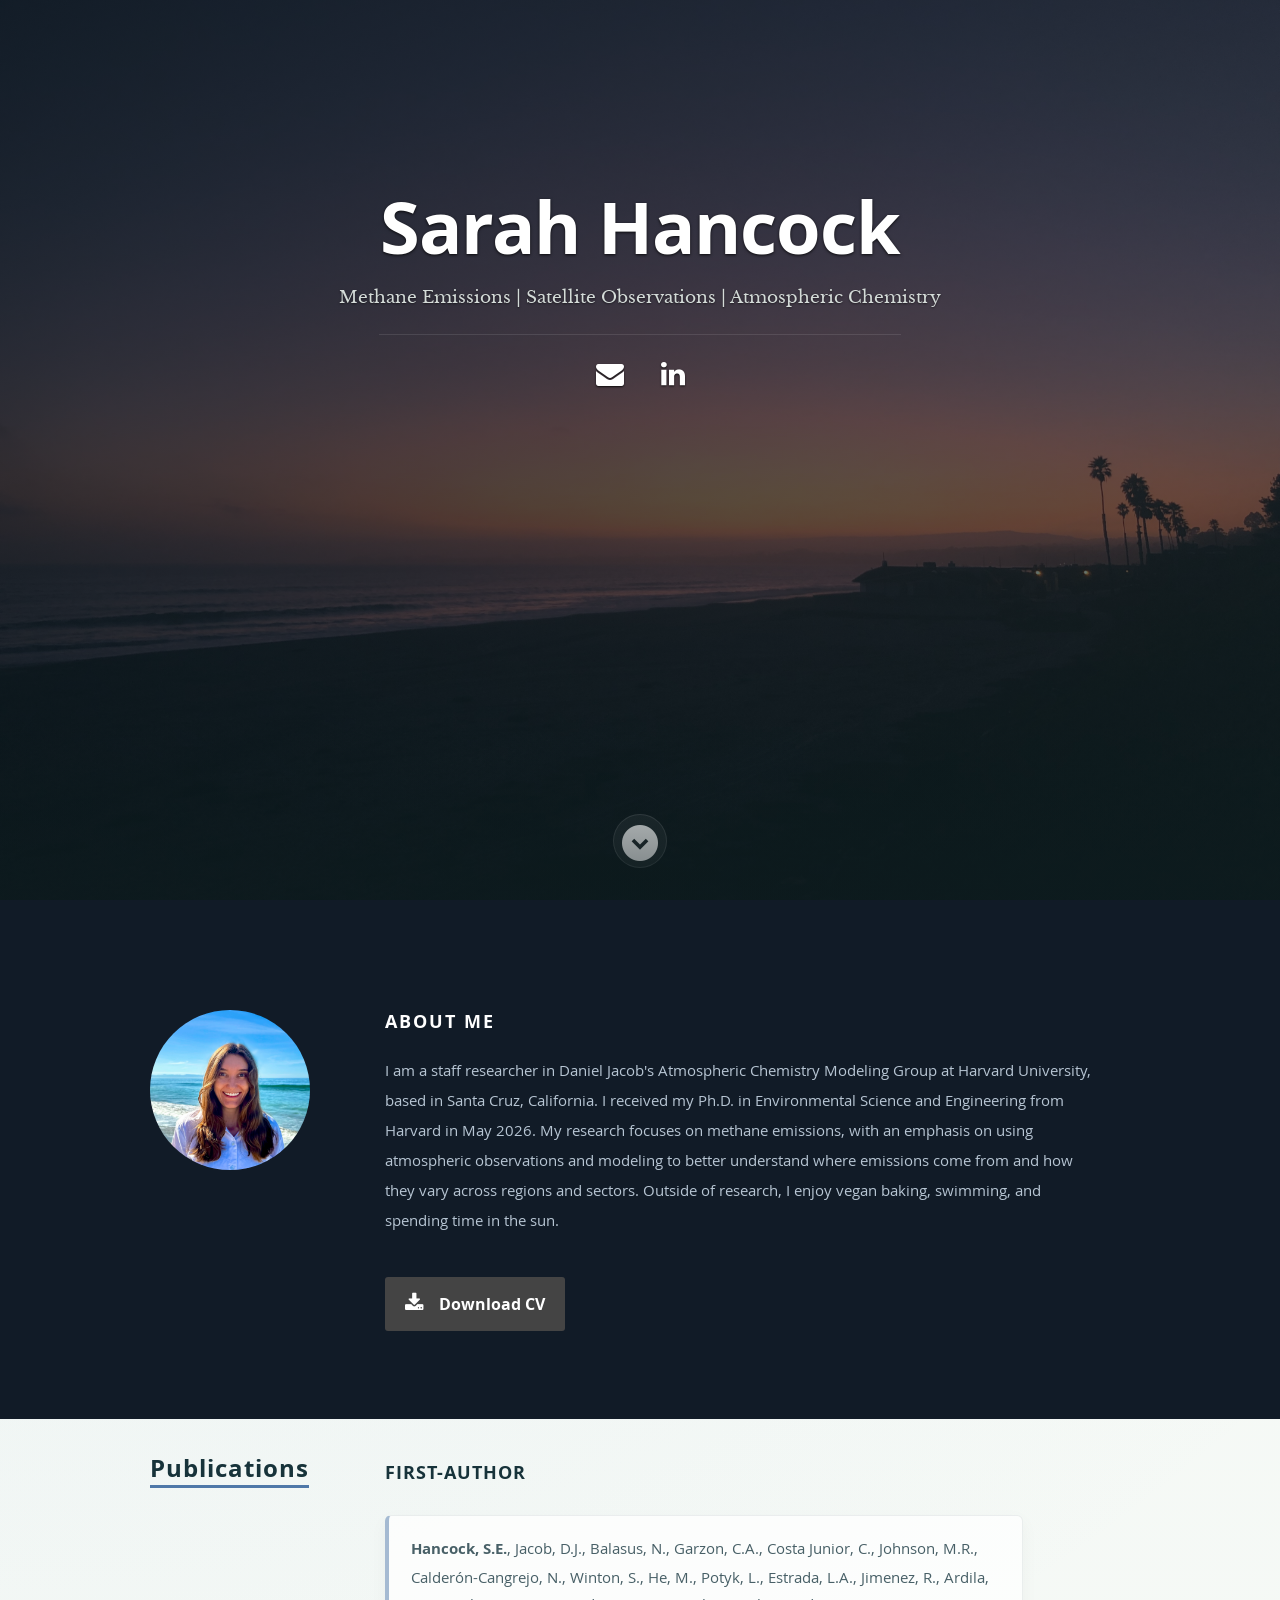
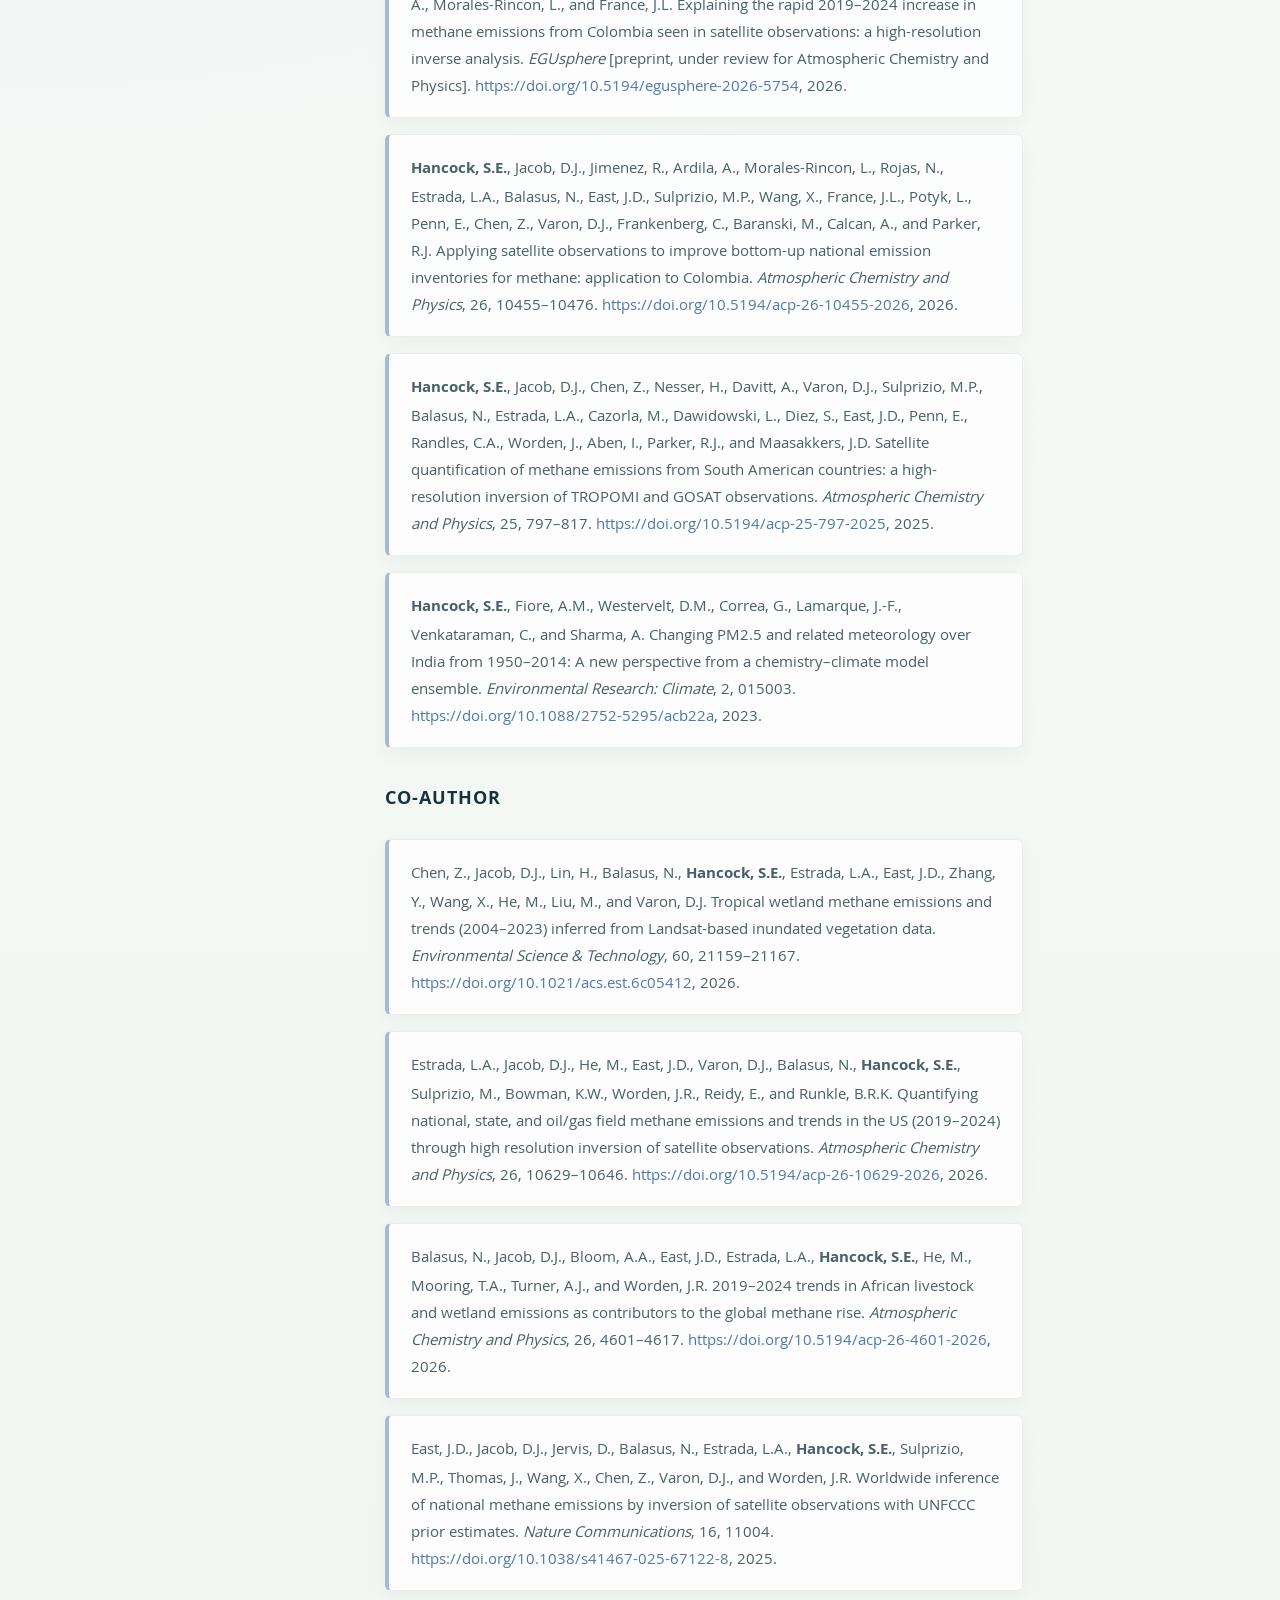
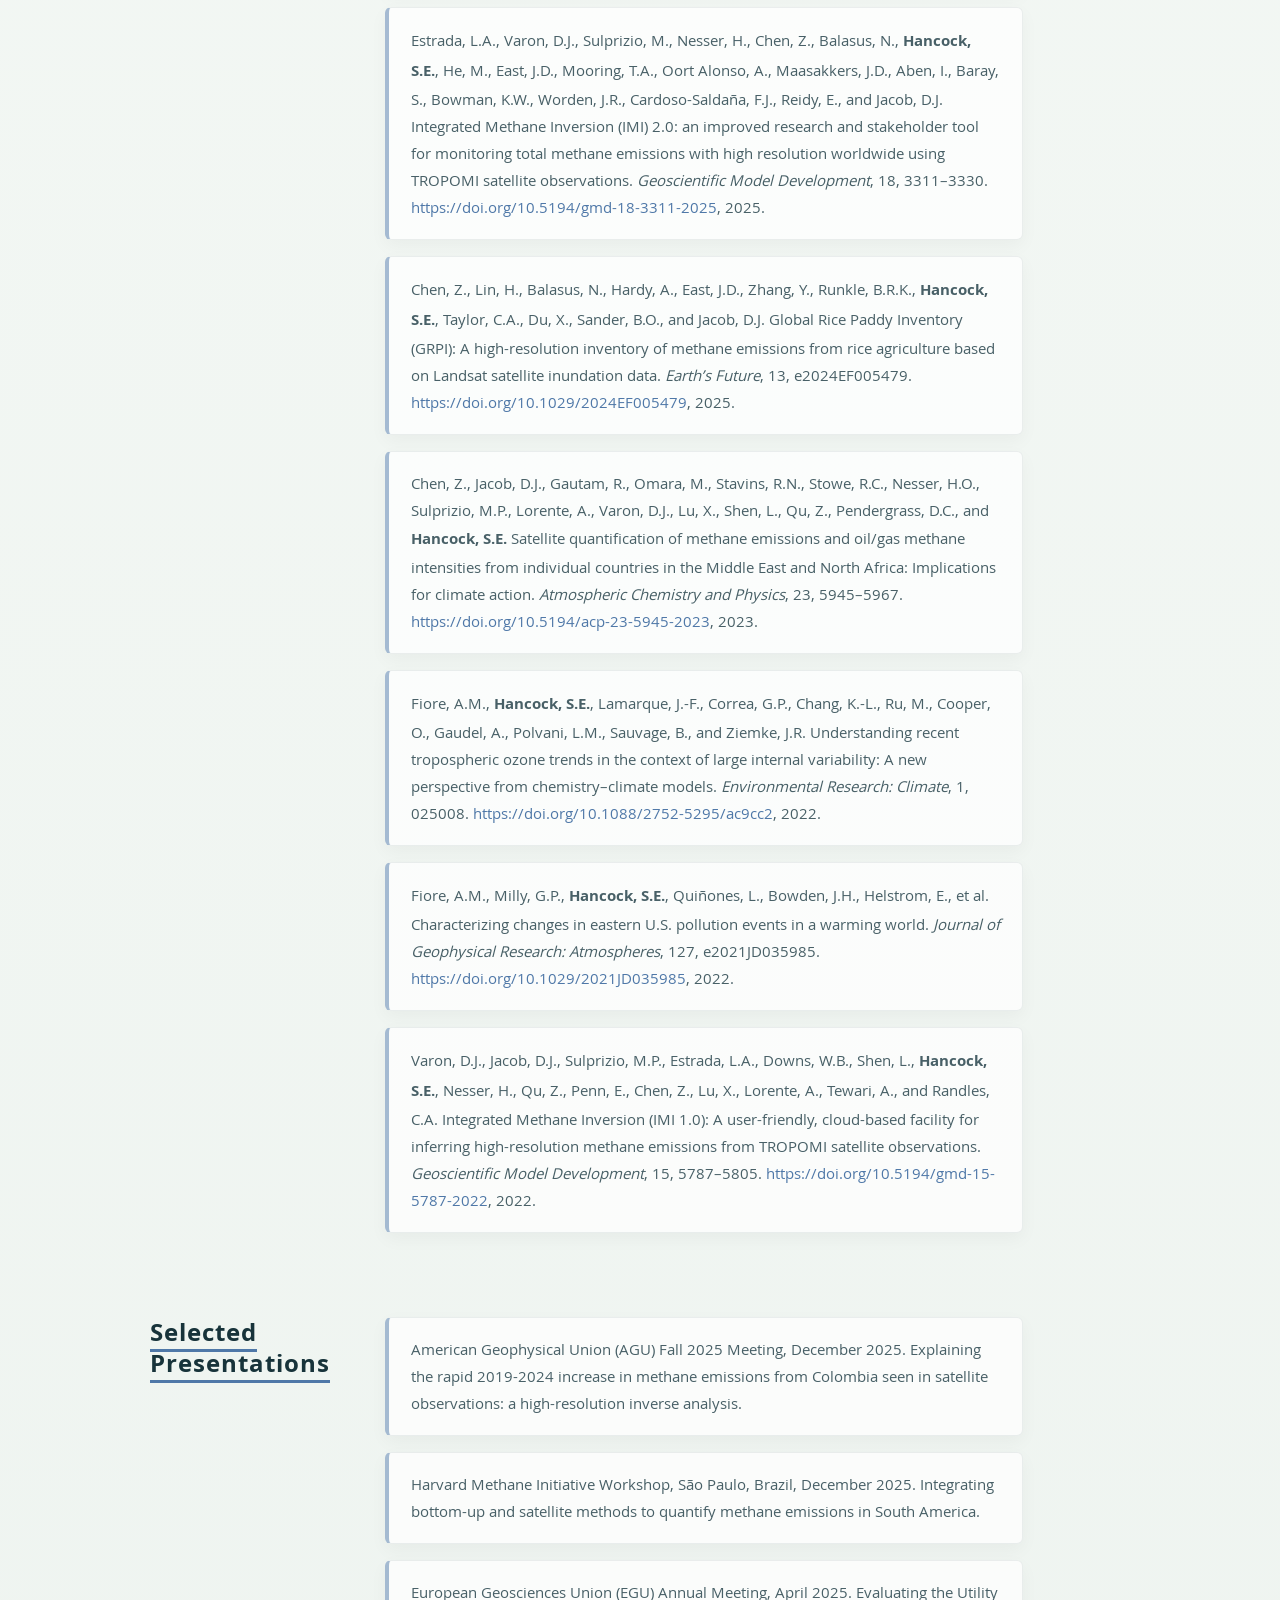
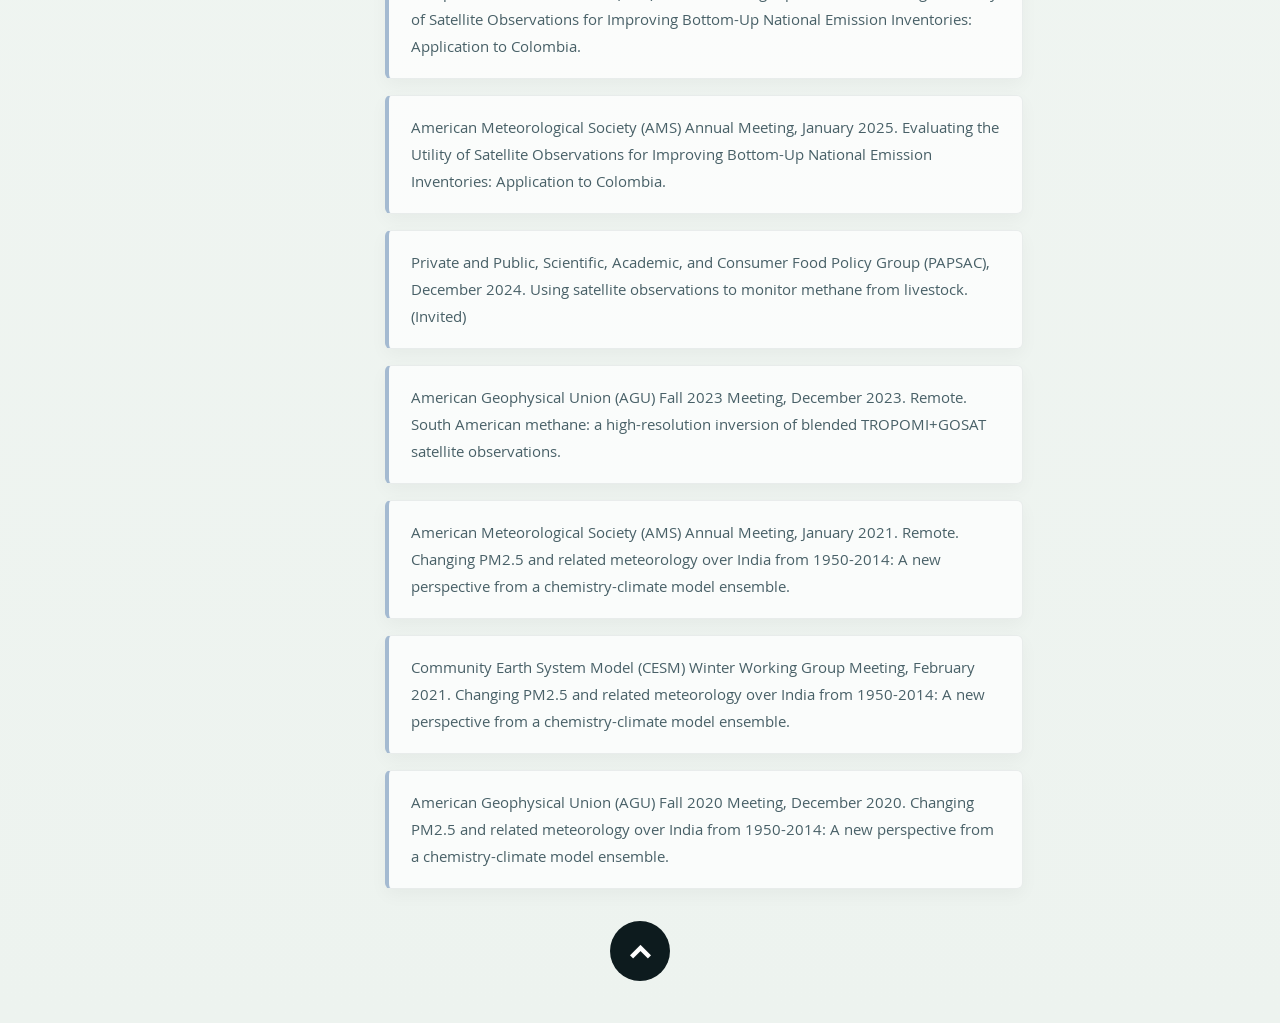
<file: index.html>
<!DOCTYPE html>
<!--[if lt IE 8 ]><html class="no-js ie ie7" lang="en"> <![endif]-->
<!--[if IE 8 ]><html class="no-js ie ie8" lang="en"> <![endif]-->
<!--[if (gte IE 8)|!(IE)]><!--><html class="no-js" lang="en"> <!--<![endif]-->
<head>

   <!--- Basic Page Needs
   ================================================== -->
   <meta charset="utf-8">
	<title>Sarah Hancock</title>
	<meta name="description" content="Sarah Hancock is a staff researcher in Harvard's Atmospheric Chemistry Modeling Group, based in Santa Cruz, California, studying methane emissions and satellite observations.">
	<meta name="author" content="">

   <!-- Mobile Specific Metas
   ================================================== -->
	<meta name="viewport" content="width=device-width, initial-scale=1, maximum-scale=1">

	<!-- CSS
    ================================================== -->
   <link rel="stylesheet" href="css/default.css">
	<link rel="stylesheet" href="css/layout.css">
   <link rel="stylesheet" href="css/media-queries.css">

   <!-- Script
   ================================================== -->
	<script src="js/modernizr.js"></script>

   <!-- Favicons
	================================================== -->
	<link rel="shortcut icon" href="favicon.png" >

</head>

<body>

   <!-- Header
   ================================================== -->
   <header id="home">

      <nav id="nav-wrap">

         <a class="mobile-btn" href="#nav-wrap" title="Show navigation">Show navigation</a>
	      <a class="mobile-btn" href="#" title="Hide navigation">Hide navigation</a>

         <ul id="nav" class="nav">
            <li class="current"><a class="smoothscroll" href="#home">Home</a></li>
            <li><a class="smoothscroll" href="#about">About</a></li>
            <li><a class="smoothscroll" href="#publications">Publications</a></li>
            <li><a class="smoothscroll" href="#presentations">Presentations</a></li>
	         <!-- <li><a class="smoothscroll" href="#resume">Resume</a></li> -->
         </ul> <!-- end #nav -->

      </nav> <!-- end #nav-wrap -->

      <div class="row banner">
         <div class="banner-text">
            <h1 class="responsive-headline">Sarah Hancock</h1>
            <h3>Methane Emissions | Satellite Observations | Atmospheric Chemistry</h3>
            <hr />
            <ul class="social">
               <li><a href="mailto:sarahhancock@seas.harvard.edu"><i class="fa fa-envelope"></i></a></li>
               <li><a href="https://www.linkedin.com/in/sarah-e-hancock/"><i class="fa fa-linkedin"></i></a></li>
            </ul>
         </div>
      </div>

      <p class="scrolldown">
         <a class="smoothscroll" href="#about"><i class="icon-down-circle"></i></a>
      </p>

   </header> <!-- Header End -->


   <!-- About Section
   ================================================== -->
   <section id="about">

      <div class="row">

         <div class="three columns">
            <img class="profile-pic" src="images/profilepic.jpg" alt="Portrait of Sarah Hancock" />
         </div>

         <div class="nine columns main-col">

            <h2>About Me</h2>

            <p>I am a staff researcher in Daniel Jacob's Atmospheric Chemistry Modeling Group at Harvard University, based in Santa Cruz, California. I received my Ph.D. in Environmental Science and Engineering from Harvard in May 2026. My research focuses on methane emissions, with an emphasis on using atmospheric observations and modeling to better understand where emissions come from and how they vary across regions and sectors. Outside of research, I enjoy vegan baking, swimming, and spending time in the sun.</p>

            <div class="row">
               <div class="columns download">
                  <p>
                     <a href="files/Hancock_CV.pdf" class="button" download><i class="fa fa-download"></i>Download CV</a>
                  </p>
               </div>
            </div>

         </div> <!-- end .main-col -->

      </div>

   </section> <!-- About Section End-->


      <!-- Publications Section
   ================================================== -->
   <section id="publications">
      <div class="resume-shell">

         <div class="row">
            <div class="three columns header-col">
               <h1><span>Publications</span></h1>
            </div>

            <div class="nine columns main-col">

               <div class="row item publication-group">
                  <div class="twelve columns">
                     <h3>First-Author</h3>
                  </div>
               </div>


               <div class="row item">
                  <div class="twelve columns">
                     <p><b>Hancock, S.E.</b>, Jacob, D.J., Balasus, N., Garzon, C.A., Costa Junior, C., Johnson, M.R., Calderón-Cangrejo, N., Winton, S., He, M., Potyk, L., Estrada, L.A., Jimenez, R., Ardila, A., Morales-Rincon, L., and France, J.L. Explaining the rapid 2019–2024 increase in methane emissions from Colombia seen in satellite observations: a high-resolution inverse analysis. <i>EGUsphere</i> [preprint, under review for Atmospheric Chemistry and Physics]. <a href="https://doi.org/10.5194/egusphere-2026-5754">https://doi.org/10.5194/egusphere-2026-5754</a>, 2026.</p>
                  </div>
               </div>

               <div class="row item">
                  <div class="twelve columns">
                     <p>
                     <b>Hancock, S.E.</b>, Jacob, D.J., Jimenez, R., Ardila, A., Morales-Rincon, L., Rojas, N., Estrada, L.A., Balasus, N., East, J.D., Sulprizio, M.P., Wang, X., France, J.L., Potyk, L., Penn, E., Chen, Z., Varon, D.J., Frankenberg, C., Baranski, M., Calcan, A., and Parker, R.J. Applying satellite observations to improve bottom-up national emission inventories for methane: application to Colombia. <i>Atmospheric Chemistry and Physics</i>, 26, 10455–10476. <a href="https://doi.org/10.5194/acp-26-10455-2026">https://doi.org/10.5194/acp-26-10455-2026</a>, 2026.
                     </p>
                  </div>
               </div>

               <div class="row item">
                  <div class="twelve columns">
                     <p>
                     <b>Hancock, S.E.</b>, Jacob, D.J., Chen, Z., Nesser, H., Davitt, A., Varon, D.J., Sulprizio, M.P., Balasus, N., Estrada, L.A., Cazorla, M., Dawidowski, L., Diez, S., East, J.D., Penn, E., Randles, C.A., Worden, J., Aben, I., Parker, R.J., and Maasakkers, J.D. Satellite quantification of methane emissions from South American countries: a high-resolution inversion of TROPOMI and GOSAT observations. <i>Atmospheric Chemistry and Physics</i>, 25, 797–817. <a href="https://doi.org/10.5194/acp-25-797-2025">https://doi.org/10.5194/acp-25-797-2025</a>, 2025.
                     </p>
                  </div>
               </div>

               <div class="row item">
                  <div class="twelve columns">
                     <p>
                     <b>Hancock, S.E.</b>, Fiore, A.M., Westervelt, D.M., Correa, G., Lamarque, J.-F., Venkataraman, C., and Sharma, A. Changing PM2.5 and related meteorology over India from 1950–2014: A new perspective from a chemistry–climate model ensemble. <i>Environmental Research: Climate</i>, 2, 015003. <a href="https://doi.org/10.1088/2752-5295/acb22a">https://doi.org/10.1088/2752-5295/acb22a</a>, 2023.
                     </p>
                  </div>
               </div>

               <div class="row item publication-group" style="margin-top:30px;">
                  <div class="twelve columns">
                     <h3>Co-Author</h3>
                  </div>
               </div>


               <div class="row item">
                  <div class="twelve columns">
                     <p>Chen, Z., Jacob, D.J., Lin, H., Balasus, N., <b>Hancock, S.E.</b>, Estrada, L.A., East, J.D., Zhang, Y., Wang, X., He, M., Liu, M., and Varon, D.J. Tropical wetland methane emissions and trends (2004–2023) inferred from Landsat-based inundated vegetation data. <i>Environmental Science &amp; Technology</i>, 60, 21159–21167. <a href="https://doi.org/10.1021/acs.est.6c05412">https://doi.org/10.1021/acs.est.6c05412</a>, 2026.</p>
                  </div>
               </div>

               <div class="row item">
                  <div class="twelve columns">
                     <p>Estrada, L.A., Jacob, D.J., He, M., East, J.D., Varon, D.J., Balasus, N., <b>Hancock, S.E.</b>, Sulprizio, M., Bowman, K.W., Worden, J.R., Reidy, E., and Runkle, B.R.K. Quantifying national, state, and oil/gas field methane emissions and trends in the US (2019–2024) through high resolution inversion of satellite observations. <i>Atmospheric Chemistry and Physics</i>, 26, 10629–10646. <a href="https://doi.org/10.5194/acp-26-10629-2026">https://doi.org/10.5194/acp-26-10629-2026</a>, 2026.</p>
                  </div>
               </div>

               <div class="row item">
                  <div class="twelve columns">
                     <p>Balasus, N., Jacob, D.J., Bloom, A.A., East, J.D., Estrada, L.A., <b>Hancock, S.E.</b>, He, M., Mooring, T.A., Turner, A.J., and Worden, J.R. 2019–2024 trends in African livestock and wetland emissions as contributors to the global methane rise. <i>Atmospheric Chemistry and Physics</i>, 26, 4601–4617. <a href="https://doi.org/10.5194/acp-26-4601-2026">https://doi.org/10.5194/acp-26-4601-2026</a>, 2026.</p>
                  </div>
               </div>

               <div class="row item">
                  <div class="twelve columns">
                     <p>East, J.D., Jacob, D.J., Jervis, D., Balasus, N., Estrada, L.A., <b>Hancock, S.E.</b>, Sulprizio, M.P., Thomas, J., Wang, X., Chen, Z., Varon, D.J., and Worden, J.R. Worldwide inference of national methane emissions by inversion of satellite observations with UNFCCC prior estimates. <i>Nature Communications</i>, 16, 11004. <a href="https://doi.org/10.1038/s41467-025-67122-8">https://doi.org/10.1038/s41467-025-67122-8</a>, 2025.</p>
                  </div>
               </div>

               <div class="row item">
                  <div class="twelve columns">
                     <p>
                     Estrada, L.A., Varon, D.J., Sulprizio, M., Nesser, H., Chen, Z., Balasus, N., <b>Hancock, S.E.</b>, He, M., East, J.D., Mooring, T.A., Oort Alonso, A., Maasakkers, J.D., Aben, I., Baray, S., Bowman, K.W., Worden, J.R., Cardoso-Saldaña, F.J., Reidy, E., and Jacob, D.J. Integrated Methane Inversion (IMI) 2.0: an improved research and stakeholder tool for monitoring total methane emissions with high resolution worldwide using TROPOMI satellite observations. <i>Geoscientific Model Development</i>, 18, 3311–3330. <a href="https://doi.org/10.5194/gmd-18-3311-2025">https://doi.org/10.5194/gmd-18-3311-2025</a>, 2025.
                     </p>
                  </div>
               </div>

               <div class="row item">
                  <div class="twelve columns">
                     <p>
                     Chen, Z., Lin, H., Balasus, N., Hardy, A., East, J.D., Zhang, Y., Runkle, B.R.K., <b>Hancock, S.E.</b>, Taylor, C.A., Du, X., Sander, B.O., and Jacob, D.J. Global Rice Paddy Inventory (GRPI): A high-resolution inventory of methane emissions from rice agriculture based on Landsat satellite inundation data. <i>Earth’s Future</i>, 13, e2024EF005479. <a href="https://doi.org/10.1029/2024EF005479">https://doi.org/10.1029/2024EF005479</a>, 2025.
                     </p>
                  </div>
               </div>

               <div class="row item">
                  <div class="twelve columns">
                     <p>
                     Chen, Z., Jacob, D.J., Gautam, R., Omara, M., Stavins, R.N., Stowe, R.C., Nesser, H.O., Sulprizio, M.P., Lorente, A., Varon, D.J., Lu, X., Shen, L., Qu, Z., Pendergrass, D.C., and <b>Hancock, S.E.</b> Satellite quantification of methane emissions and oil/gas methane intensities from individual countries in the Middle East and North Africa: Implications for climate action. <i>Atmospheric Chemistry and Physics</i>, 23, 5945–5967. <a href="https://doi.org/10.5194/acp-23-5945-2023">https://doi.org/10.5194/acp-23-5945-2023</a>, 2023.
                     </p>
                  </div>
               </div>

               <div class="row item">
                  <div class="twelve columns">
                     <p>
                     Fiore, A.M., <b>Hancock, S.E.</b>, Lamarque, J.-F., Correa, G.P., Chang, K.-L., Ru, M., Cooper, O., Gaudel, A., Polvani, L.M., Sauvage, B., and Ziemke, J.R. Understanding recent tropospheric ozone trends in the context of large internal variability: A new perspective from chemistry–climate models. <i>Environmental Research: Climate</i>, 1, 025008. <a href="https://doi.org/10.1088/2752-5295/ac9cc2">https://doi.org/10.1088/2752-5295/ac9cc2</a>, 2022.
                     </p>
                  </div>
               </div>

               <div class="row item">
                  <div class="twelve columns">
                     <p>
                     Fiore, A.M., Milly, G.P., <b>Hancock, S.E.</b>, Quiñones, L., Bowden, J.H., Helstrom, E., et al. Characterizing changes in eastern U.S. pollution events in a warming world. <i>Journal of Geophysical Research: Atmospheres</i>, 127, e2021JD035985. <a href="https://doi.org/10.1029/2021JD035985">https://doi.org/10.1029/2021JD035985</a>, 2022.
                     </p>
                  </div>
               </div>

               <div class="row item">
                  <div class="twelve columns">
                     <p>
                     Varon, D.J., Jacob, D.J., Sulprizio, M.P., Estrada, L.A., Downs, W.B., Shen, L., <b>Hancock, S.E.</b>, Nesser, H., Qu, Z., Penn, E., Chen, Z., Lu, X., Lorente, A., Tewari, A., and Randles, C.A. Integrated Methane Inversion (IMI 1.0): A user-friendly, cloud-based facility for inferring high-resolution methane emissions from TROPOMI satellite observations. <i>Geoscientific Model Development</i>, 15, 5787–5805. <a href="https://doi.org/10.5194/gmd-15-5787-2022">https://doi.org/10.5194/gmd-15-5787-2022</a>, 2022.
                     </p>
                  </div>
               </div>

            </div>
         </div>

      </div>
   </section>


   <!-- Selected Presentations Section
   ================================================== -->
   <section id="presentations">
      <div class="resume-shell">

         <div class="row">
            <div class="three columns header-col">
               <h1><span>Selected Presentations</span></h1>
            </div>

            <div class="nine columns main-col">

               <div class="row item">
                  <div class="twelve columns">
                     <p>
                     American Geophysical Union (AGU) Fall 2025 Meeting, December 2025. Explaining the rapid 2019-2024 increase in methane emissions from Colombia seen in satellite observations: a high-resolution inverse analysis.
                     </p>
                  </div>
               </div>

               <div class="row item">
                  <div class="twelve columns">
                     <p>
                     Harvard Methane Initiative Workshop, São Paulo, Brazil, December 2025. Integrating bottom-up and satellite methods to quantify methane emissions in South America.
                     </p>
                  </div>
               </div>

               <div class="row item">
                  <div class="twelve columns">
                     <p>
                     European Geosciences Union (EGU) Annual Meeting, April 2025. Evaluating the Utility of Satellite Observations for Improving Bottom-Up National Emission Inventories: Application to Colombia.
                     </p>
                  </div>
               </div>

               <div class="row item">
                  <div class="twelve columns">
                     <p>
                     American Meteorological Society (AMS) Annual Meeting, January 2025. Evaluating the Utility of Satellite Observations for Improving Bottom-Up National Emission Inventories: Application to Colombia.
                     </p>
                  </div>
               </div>

               <div class="row item">
                  <div class="twelve columns">
                     <p>
                     Private and Public, Scientific, Academic, and Consumer Food Policy Group (PAPSAC), December 2024. Using satellite observations to monitor methane from livestock. (Invited)
                     </p>
                  </div>
               </div>

               <div class="row item">
                  <div class="twelve columns">
                     <p>
                     American Geophysical Union (AGU) Fall 2023 Meeting, December 2023. Remote. South American methane: a high-resolution inversion of blended TROPOMI+GOSAT satellite observations.
                     </p>
                  </div>
               </div>

               <div class="row item">
                  <div class="twelve columns">
                     <p>
                     American Meteorological Society (AMS) Annual Meeting, January 2021. Remote. Changing PM2.5 and related meteorology over India from 1950-2014: A new perspective from a chemistry-climate model ensemble.
                     </p>
                  </div>
               </div>

               <div class="row item">
                  <div class="twelve columns">
                     <p>
                     Community Earth System Model (CESM) Winter Working Group Meeting, February 2021. Changing PM2.5 and related meteorology over India from 1950-2014: A new perspective from a chemistry-climate model ensemble.
                     </p>
                  </div>
               </div>

               <div class="row item">
                  <div class="twelve columns">
                     <p>
                     American Geophysical Union (AGU) Fall 2020 Meeting, December 2020. Changing PM2.5 and related meteorology over India from 1950-2014: A new perspective from a chemistry-climate model ensemble.
                     </p>
                  </div>
               </div>

            </div>
         </div>

      </div>
   </section>




   <!-- footer
   ================================================== -->
   <footer>

      <div class="row">

         <div class="twelve columns">

            <ul class="social-links">
            </ul>

         </div>

         <div id="go-top"><a class="smoothscroll" title="Back to Top" href="#home"><i class="icon-up-open"></i></a></div>

      </div>

   </footer> <!-- Footer End-->

   <!-- Java Script
   ================================================== -->
   <script src="http://ajax.googleapis.com/ajax/libs/jquery/1.10.2/jquery.min.js"></script>
   <script>window.jQuery || document.write('<script src="js/jquery-1.10.2.min.js"><\/script>')</script>
   <script type="text/javascript" src="js/jquery-migrate-1.2.1.min.js"></script>

   <script src="js/waypoints.js"></script>
   <script src="js/jquery.fittext.js"></script>
   <script src="js/init.js"></script>

</body>

</html>
</file>
<file: css/default.css>
/*
=====================================================================
*   Ceevee v1.0 Default Stylesheet
*   url: styleshout.com
*   03-17-2014
=====================================================================

TOC:
a. Webfonts and Icon fonts
b. Reset
c. Default Styles
   1. Basic
   2. Typography
   3. Links
   4. Images
   5. Buttons
   6. Forms
d. Grid
e. Others
   1. Clearing
   2. Misc

=====================================================================  */

/* ------------------------------------------------------------------ */
/* a. Webfonts and Icon fonts
 ------------------------------------------------------------------ */

@import url("fonts.css");
@import url("fontello/css/fontello.css");
@import url("font-awesome/css/font-awesome.min.css");

/* ------------------------------------------------------------------
/* b. Reset
      Adapted from:
      Normalize.css - https://github.com/necolas/normalize.css/
      HTML5 Doctor Reset - html5doctor.com/html-5-reset-stylesheet/
/* ------------------------------------------------------------------ */

html, body, div, span, object, iframe,
h1, h2, h3, h4, h5, h6, p, blockquote, pre,
abbr, address, cite, code,
del, dfn, em, img, ins, kbd, q, samp,
small, strong, sub, sup, var,
b, i,
dl, dt, dd, ol, ul, li,
fieldset, form, label, legend,
table, caption, tbody, tfoot, thead, tr, th, td,
article, aside, canvas, details, figcaption, figure,
footer, header, hgroup, menu, nav, section, summary,
time, mark, audio, video {
   margin: 0;
   padding: 0;
   border: 0;
   outline: 0;
   font-size: 100%;
   vertical-align: baseline;
   background: transparent;
}

article,aside,details,figcaption,figure,
footer,header,hgroup,menu,nav,section {
   display: block;
}

audio,
canvas,
video {
   display: inline-block;
}

audio:not([controls]) {
   display: none;
   height: 0;
}

[hidden] { display: none; }

code, kbd, pre, samp {
   font-family: monospace, serif;
   font-size: 1em;
}

pre {
   white-space: pre;
   white-space: pre-wrap;
   word-wrap: break-word;
}

blockquote, q { quotes: &#8220 &#8220; }

blockquote:before, blockquote:after,
q:before, q:after {
   content: '';
   content: none;
}

ins {
   background-color: #ff9;
   color: #000;
   text-decoration: none;
}

mark {
   background-color: #A7F4F6;
   color: #555;
}

del { text-decoration: line-through; }

abbr[title], dfn[title] {
   border-bottom: 1px dotted;
   cursor: help;
}

table {
   border-collapse: collapse;
   border-spacing: 0;
}


/* ------------------------------------------------------------------ */
/* c. Default and Basic Styles
      Adapted from:
      Skeleton CSS Framework - http://www.getskeleton.com/
      Typeplate Typographic Starter Kit - http://typeplate.com/
/* ------------------------------------------------------------------ */

/*  1. Basic  ------------------------------------------------------- */

*,
*:before,
*:after {
   -moz-box-sizing: border-box;
   -webkit-box-sizing: border-box;
   box-sizing: border-box;
}

html {
   font-size: 62.5%;
   -webkit-font-smoothing: antialiased;
}

body {
   background: #fff;
   font-family: 'opensans-regular', sans-serif;
   font-weight: normal;
   font-size: 15px;
   line-height: 30px;
	color: #838C95;

   -webkit-font-smoothing: antialiased; /* Fix for webkit rendering */
	-webkit-text-size-adjust: 100%;
}

/*  2. Typography
       Vertical rhythm with leading derived from 6
--------------------------------------------------------------------- */

h1, h2, h3, h4, h5, h6 {
   color: #313131;
	font-family: 'opensans-bold', sans-serif;
   font-weight: normal;
}
h1 a, h2 a, h3 a, h4 a, h5 a, h6 a { font-weight: inherit; }
h1 { font-size: 38px; line-height: 42px; margin-bottom: 12px; letter-spacing: -1px; }
h2 { font-size: 28px; line-height: 36px; margin-bottom: 6px; }
h3 { font-size: 22px; line-height: 30px; margin-bottom: 12px; }
h4 { font-size: 20px; line-height: 30px; margin-bottom: 6px; }
h5 { font-size: 18px; line-height: 30px; }
h6 { font-size: 14px; line-height: 30px; }
.subheader { }

p { margin: 0 0 30px 0; }
p img { margin: 0; }
p.lead {
   font: 19px/36px 'opensans-light', sans-serif;
   margin-bottom: 18px;
}

/* for 'em' and 'strong' tags, font-size and line-height should be same with
the body tag due to rendering problems in some browsers */
em { font: 15px/30px 'opensans-italic', sans-serif; }
strong, b { font: 15px/30px 'opensans-bold', sans-serif; }
small { font-size: 11px; line-height: inherit; }

/*	Blockquotes */
blockquote {
   margin: 30px 0px;
   padding-left: 40px;
   position: relative;
}
blockquote:before {
   content: "\201C";
   opacity: 0.45;
   font-size: 80px;
   line-height: 0px;
   margin: 0;
   font-family: arial, sans-serif;

   position: absolute;
   top:  30px;
	left: 0;
}
blockquote p {
   font-family: 'librebaskerville-italic', serif;
   padding: 0;
   font-size: 18px;
   line-height: 36px;
}
blockquote cite {
   display: block;
   font-size: 12px;
   font-style: normal;
   line-height: 18px;
}
blockquote cite:before { content: "\2014 \0020"; }
blockquote cite a,
blockquote cite a:visited { color: #8B9798; border: none }

/* ---------------------------------------------------------------------
/*  Pull Quotes Markup
/*
    <aside class="pull-quote">
		<blockquote>
			<p></p>
		</blockquote>
	 </aside>
/*
/* --------------------------------------------------------------------- */
.pull-quote {
   position: relative;
	padding: 18px 30px 18px 0px;
}
.pull-quote:before,
.pull-quote:after {
	height: 1em;
	opacity: 0.45;
	position: absolute;
	font-size: 80px;
   font-family: Arial, Sans-Serif;
}
.pull-quote:before {
	content: "\201C";
	top:  33px;
	left: 0;
}
.pull-quote:after {
	content: '\201D';
	bottom: -33px;
	right: 0;
}
.pull-quote blockquote {
   margin: 0;
}
.pull-quote blockquote:before {
   content: none;
}

/* Abbreviations */
abbr {
   font-family: 'opensans-bold', sans-serif;
	font-variant: small-caps;
	text-transform: lowercase;
   letter-spacing: .5px;
	color: gray;
}
abbr:hover { cursor: help; }

/* drop cap */
.drop-cap:first-letter {
	float: left;
	margin: 0;
	padding: 14px 6px 0 0;
	font-size: 84px;
	font-family: /* Copperplate */ 'opensans-bold', sans-serif;
   line-height: 60px;
	text-indent: 0;
	background: transparent;
	color: inherit;
}

hr { border: solid #E3E3E3; border-width: 1px 0 0; clear: both; margin: 11px 0 30px; height: 0; }


/*  3. Links  ------------------------------------------------------- */

a, a:visited {
   text-decoration: none;
   outline: 0;
   color: #11ABB0;

   -webkit-transition: color .3s ease-in-out;
   -moz-transition: color .3s ease-in-out;
   -o-transition: color .3s ease-in-out;
   transition: color .3s ease-in-out;
}
a:hover, a:focus { color: #313131; }
p a, p a:visited { line-height: inherit; }


/*  4. List  --------------------------------------------------------- */

ul, ol { margin-bottom: 24px; margin-top: 12px; }
ul { list-style: none outside; }
ol { list-style: decimal; }
ol, ul.square, ul.circle, ul.disc { margin-left: 30px; }
ul.square { list-style: square outside; }
ul.circle { list-style: circle outside; }
ul.disc { list-style: disc outside; }
ul ul, ul ol,
ol ol, ol ul { margin: 6px 0 6px 30px; }
ul ul li, ul ol li,
ol ol li, ol ul li { margin-bottom: 6px; }
li { line-height: 18px; margin-bottom: 12px; }
ul.large li { }
li p { }

/* ---------------------------------------------------------------------
/*  Stats Tab Markup

    <ul class="stats-tabs">
		<li><a href="#">[value]<b>[name]</b></a></li>
	 </ul>

    Extend this object into your markup.
/*
/* --------------------------------------------------------------------- */
.stats-tabs {
   padding: 0;
   margin: 24px 0;
}
.stats-tabs li {
	display: inline-block;
	margin: 0 10px 18px 0;
	padding: 0 10px 0 0;
	border-right: 1px solid #ccc;
}
.stats-tabs li:last-child {
	margin: 0;
	padding: 0;
	border: none;
}
.stats-tabs li a {
	display: inline-block;
	font-size: 22px;
	font-family: 'opensans-bold', sans-serif;
   border: none;
   color: #313131;
}
.stats-tabs li a:hover {
   color:#11ABB0;
}
.stats-tabs li a b {
	display: block;
	margin: 6px 0 0 0;
	font-size: 13px;
	font-family: 'opensans-regular', sans-serif;
   color: #8B9798;
}

/* definition list */
dl { margin: 12px 0; }
dt { margin: 0; color:#11ABB0; }
dd { margin: 0 0 0 20px; }

/* Lining Definition Style Markup */
.lining dt,
.lining dd {
	display: inline;
	margin: 0;
}
.lining dt + dt:before,
.lining dd + dt:before {
	content: "\A";
	white-space: pre;
}
.lining dd + dd:before {
	content: ", ";
}
.lining dd:before {
	content: ": ";
	margin-left: -0.2em;
}

/* Dictionary Definition Style Markup */
.dictionary-style dt {
	display: inline;
	counter-reset: definitions;
}
.dictionary-style dt + dt:before {
	content: ", ";
	margin-left: -0.2em;
}
.dictionary-style dd {
	display: block;
	counter-increment: definitions;
}
.dictionary-style dd:before {
	content: counter(definitions, decimal) ". ";
}

/* Pagination */
.pagination {
   margin: 36px auto;
   text-align: center;
}
.pagination ul li {
   display: inline-block;
   margin: 0;
   padding: 0;
}
.pagination .page-numbers {
   font: 15px/18px 'opensans-bold', sans-serif;
   display: inline-block;
   padding: 6px 10px;
   margin-right: 3px;
   margin-bottom: 6px;
	color: #6E757C;
	background-color: #E6E8EB;

	-webkit-transition: all 200ms ease-in-out;
	-moz-transition: all 200ms ease-in-out;
	-o-transition: all 200ms ease-in-out;
	-ms-transition: all 200ms ease-in-out;
	transition: all 200ms ease-in-out;

   -moz-border-radius: 3px;
   -webkit-border-radius: 3px;
   -khtml-border-radius: 3px;
	border-radius: 3px;
}
.pagination .page-numbers:hover {
   background: #838A91;
   color: #fff;
}
.pagination .current,
.pagination .current:hover {
   background-color: #11ABB0;
   color: #fff;
}
.pagination .inactive,
.pagination .inactive:hover {
   background-color: #E6E8EB;
	color: #A9ADB2;
}
.pagination .prev, .pagination .next {}

/*  5. Images  --------------------------------------------------------- */

img {
   max-width: 100%;
   height: auto;
}
img.pull-right { margin: 12px 0px 0px 18px; }
img.pull-left { margin: 12px 18px 0px 0px; }

/*  6. Buttons  --------------------------------------------------------- */

.button,
.button:visited,
button,
input[type="submit"],
input[type="reset"],
input[type="button"] {
   font: 16px/30px 'opensans-bold', sans-serif;
   background: #11ABB0;
   display: inline-block;
	text-decoration: none;
   letter-spacing: 0;
   color: #fff;
	padding: 12px 20px;
	margin-bottom: 18px;
   border: none;
   cursor: pointer;
   height: auto;

   -webkit-transition: all .2s ease-in-out;
	-moz-transition: all .2s ease-in-out;
	-o-transition: all .2s ease-in-out;
	-ms-transition: all .2s ease-in-out;
	transition: all .2s ease-in-out;

   -moz-border-radius: 3px;
   -webkit-border-radius: 3px;
   -khtml-border-radius: 3px;
   border-radius: 3px;
}

.button:hover,
button:hover,
input[type="submit"]:hover,
input[type="reset"]:hover,
input[type="button"]:hover {
   background: #3d4145;
   color: #fff;
}

.button:active,
button:active,
input[type="submit"]:active,
input[type="reset"]:active,
input[type="button"]:active {
   background: #3d4145;
   color: #fff;
}

.button.full-width,
button.full-width,
input[type="submit"].full-width,
input[type="reset"].full-width,
input[type="button"].full-width {
	width: 100%;
	padding-left: 0 !important;
	padding-right: 0 !important;
	text-align: center;
}

/* Fix for odd Mozilla border & padding issues */
button::-moz-focus-inner,
input::-moz-focus-inner {
    border: 0;
    padding: 0;
}


/*  7. Forms  --------------------------------------------------------- */

form { margin-bottom: 24px; }
fieldset { margin-bottom: 24px; }

input[type="text"],
input[type="password"],
input[type="email"],
textarea,
select {
   display: block;
   padding: 18px 15px;
   margin: 0 0 24px 0;
   border: 0;
   outline: none;
   vertical-align: middle;
   min-width: 225px;
	max-width: 100%;
   font-size: 15px;
   line-height: 24px;
	color: #647373;
	background: #D3D9D9;

}

/* select { padding: 0;
   width: 220px;
   } */

input[type="text"]:focus,
input[type="password"]:focus,
input[type="email"]:focus,
textarea:focus {
   color: #B3B7BC;
	background-color: #3d4145;
}

textarea { min-height: 220px; }

label,
legend {
   font: 16px/24px 'opensans-bold', sans-serif;
	margin: 12px 0;
   color: #3d4145;
   display: block;
}
label span,
legend span {
	color: #8B9798;
   font: 14px/24px 'opensans-regular', sans-serif;
}

input[type="checkbox"],
input[type="radio"] {
    font-size: 15px;
    color: #737373;
}

input[type="checkbox"] { display: inline; }

/* ------------------------------------------------------------------ */
/* d. Grid
---------------------------------------------------------------------
   gutter = 40px.
/* ------------------------------------------------------------------ */

/* default
--------------------------------------------------------------- */
.row {
   width: 96%;
   max-width: 1020px;
   margin: 0 auto;
}
/* fixed width for IE8 */
.ie .row { width: 1000px ; }

.narrow .row { max-width: 980px; }

.row .row { width: auto; max-width: none; margin: 0 -20px; }

/* row clearing */
.row:before,
.row:after {
    content: " ";
    display: table;
}
.row:after {
    clear: both;
}

.column, .columns {
   position: relative;
   padding: 0 20px;
   min-height: 1px;
   float: left;
}
.column.centered, .columns.centered  {
    float: none;
    margin: 0 auto;
}

/* removed gutters */
.row.collapsed > .column,
.row.collapsed > .columns,
.column.collapsed, .columns.collapsed  { padding: 0; }

[class*="column"] + [class*="column"]:last-child { float: right; }
[class*="column"] + [class*="column"].end { float: right; }

/* column widths */
.row .one         { width: 8.33333%; }
.row .two         { width: 16.66667%; }
.row .three       { width: 25%; }
.row .four        { width: 33.33333%; }
.row .five        { width: 41.66667%; }
.row .six         { width: 50%; }
.row .seven       { width: 58.33333%; }
.row .eight       { width: 66.66667%; }
.row .nine        { width: 75%; }
.row .ten         { width: 83.33333%; }
.row .eleven      { width: 91.66667%; }
.row .twelve      { width: 100%; }

/* Offsets */
.row .offset-1    { margin-left: 8.33333%; }
.row .offset-2    { margin-left: 16.66667%; }
.row .offset-3    { margin-left: 25%; }
.row .offset-4    { margin-left: 33.33333%; }
.row .offset-5    { margin-left: 41.66667%; }
.row .offset-6    { margin-left: 50%; }
.row .offset-7    { margin-left: 58.33333%; }
.row .offset-8    { margin-left: 66.66667%; }
.row .offset-9    { margin-left: 75%; }
.row .offset-10   { margin-left: 83.33333%; }
.row .offset-11   { margin-left: 91.66667%; }

/* Push/Pull */
.row .push-1      { left: 8.33333%; }
.row .pull-1      { right: 8.33333%; }
.row .push-2      { left: 16.66667%; 	}
.row .pull-2      { right: 16.66667%; }
.row .push-3      { left: 25%; }
.row .pull-3      { right: 25%;	}
.row .push-4      { left: 33.33333%; }
.row .pull-4      { right: 33.33333%; }
.row .push-5      { left: 41.66667%; }
.row .pull-5      { right: 41.66667%; }
.row .push-6      { left: 50%; }
.row .pull-6      { right: 50%; }
.row .push-7      { left: 58.33333%; }
.row .pull-7      { right: 58.33333%; }
.row .push-8      { left: 66.66667%; 	}
.row .pull-8      { right: 66.66667%; }
.row .push-9      { left: 75%; }
.row .pull-9      { right: 75%; }
.row .push-10     { left: 83.33333%; }
.row .pull-10     { right: 83.33333%; }
.row .push-11     { left: 91.66667%; }
.row .pull-11     { right: 91.66667%; }

/* block grids
--------------------------------------------------------------------- */
.bgrid-sixths [class*="column"]   { width: 16.66667%; }
.bgrid-quarters [class*="column"] { width: 25%; }
.bgrid-thirds [class*="column"]   { width: 33.33333%; }
.bgrid-halves [class*="column"]   { width: 50%; }

[class*="bgrid"] [class*="column"] + [class*="column"]:last-child { float: left; }

/* Left clearing for block grid columns - columns that changes width in
different screen sizes. Allows columns with different heights to align
properly.
--------------------------------------------------------------------- */
.first { clear: left; }   /* first column in default screen */
.s-first { clear: none; } /* first column in smaller screens */

/* smaller screens
--------------------------------------------------------------- */
@media only screen and (max-width: 900px) {

   /* block grids on small screens */
   .s-bgrid-sixths [class*="column"]   { width: 16.66667%; }
   .s-bgrid-quarters [class*="column"] { width: 25%; }
   .s-bgrid-thirds [class*="column"]   { width: 33.33333%; }
   .s-bgrid-halves [class*="column"]   { width: 50%; }

   /* block grids left clearing */
   .first { clear: none; }
   .s-first { clear: left; }

}

/* mobile wide/smaller tablets
--------------------------------------------------------------- */
@media only screen and (max-width: 767px) {

   .row {
	   width: 460px;
	   margin: 0 auto;
      padding: 0;
	}
   .column, .columns {
	   width: auto !important;
	   float: none;
	   margin-left: 0;
	   margin-right: 0;
      padding: 0 30px;
   }
   .row .row { width: auto; max-width: none; margin: 0 -30px; }

   [class*="column"] + [class*="column"]:last-child { float: none; }
   [class*="bgrid"] [class*="column"] + [class*="column"]:last-child { float: none; }

   /* Offsets */
   .row .offset-1    { margin-left: 0%; }
   .row .offset-2    { margin-left: 0%; }
   .row .offset-3    { margin-left: 0%; }
   .row .offset-4    { margin-left: 0%; }
   .row .offset-5    { margin-left: 0%; }
   .row .offset-6    { margin-left: 0%; }
   .row .offset-7    { margin-left: 0%; }
   .row .offset-8    { margin-left: 0%; }
   .row .offset-9    { margin-left: 0%; }
   .row .offset-10   { margin-left: 0%; }
   .row .offset-11   { margin-left: 0%; }
}

/* mobile narrow
--------------------------------------------------------------- */
@media only screen and (max-width: 460px) {

   .row { width: auto; }

}

/* larger screens
--------------------------------------------------------------- */
@media screen and (min-width: 1200px) {

   .wide .row { max-width: 1180px; }

}

/* ------------------------------------------------------------------ */
/* e. Others
/* ------------------------------------------------------------------ */

/*  1. Clearing
    (http://nicolasgallagher.com/micro-clearfix-hack/
--------------------------------------------------------------------- */

.cf:before,
.cf:after {
    content: " ";
    display: table;
}
.cf:after {
    clear: both;
}

/*  2. Misc -------------------------------------------------------- */

.remove-bottom { margin-bottom: 0 !important; }
.half-bottom { margin-bottom: 12px !important; }
.add-bottom { margin-bottom: 24px !important; }
.no-border { border: none; }

.text-center  { text-align: center !important; }
.text-left    { text-align: left !important; }
.text-right   { text-align: right !important; }
.pull-left    { float: left !important; }
.pull-right   { float: right !important; }
.align-center {
	margin-left: auto !important;
	margin-right: auto !important;
	text-align: center !important;
}
</file>
<file: css/layout.css>
/*
=====================================================================
*   Ceevee v1.0 Layout Stylesheet
*   url: styleshout.com
*   03-18-2014
=====================================================================

   TOC:
   a. General Styles
   b. Header Styles
   c. About Section
   d. Resume Section
   e. Portfolio Section
   f. Call To Action Section
   g. Testimonials Section
   h. Contact Section
   i. Footer

===================================================================== */

/* ------------------------------------------------------------------ */
/* a. General Styles
/* ------------------------------------------------------------------ */

body { background: #0f0f0f; }

/* ------------------------------------------------------------------ */
/* b. Header Styles
/* ------------------------------------------------------------------ */

header {
   position: relative;
   height: 800px;
   min-height: 500px;
   width: 100%;
   background: #161415 url(../images/header-background.jpg) no-repeat top center;
   background-size: cover !important;
	-webkit-background-size: cover !important;
   text-align: center;
   overflow: hidden;
}

/* vertically center banner section */
header:before {
   content: '';
   display: inline-block;
   vertical-align: middle;
   height: 100%;
}
header .banner {
   display: inline-block;
   vertical-align: middle;
   margin: 0 auto;
   width: 85%;
   padding-bottom: 30px;
   text-align: center;
}

header .banner-text { width: 100%; }
header .banner-text h1 {
   font: 90px/1.1em 'opensans-bold', sans-serif;
   color: #fff;
   letter-spacing: -2px;
   margin: 0 auto 18px auto;
   text-shadow: 0px 1px 3px rgba(0, 0, 0, .8);
}
header .banner-text h3 {
   font: 18px/1.9em 'librebaskerville-regular', serif;
   color: #A8A8A8;
   margin: 0 auto;
   width: 70%;
   text-shadow: 0px 1px 2px rgba(0, 0, 0, .5);
}
header .banner-text h3 span,
header .banner-text h3 a {
   color: #fff;
}
header .banner-text hr {
   width: 60%;
   margin: 18px auto 24px auto;
   border-color: #2F2D2E;
   border-color: rgba(150, 150, 150, .1);
}

/* header social links */
header .social {
   margin: 24px 0;
   padding: 0;
   font-size: 30px;
   text-shadow: 0px 1px 2px rgba(0, 0, 0, .8);
}
header .social li {
   display: inline-block;
   margin: 0 15px;
   padding: 0;
}
header .social li a { color: #fff; }
header .social li a:hover { color: #11ABB0; }

/* scrolldown link */
header .scrolldown a {
   position: absolute;
   bottom: 30px;
   left: 50%;
   margin-left: -29px;
   color: #fff;
   display: block;
   height: 42px;
   width: 42px;
   font-size: 42px;
   line-height: 42px;
   color: #fff;
   border-radius: 100%;

   -webkit-transition: all .3s ease-in-out;
   -moz-transition: all .3s ease-in-out;
   -o-transition: all .3s ease-in-out;
   transition: all .3s ease-in-out;
}
header .scrolldown a:hover { color: #11ABB0; }

/* primary navigation
--------------------------------------------------------------------- */
#nav-wrap ul, #nav-wrap li, #nav-wrap a {
	 margin: 0;
	 padding: 0;
	 border: none;
	 outline: none;
}

/* nav-wrap */
#nav-wrap {
   font: 12px 'opensans-bold', sans-serif;
   width: 100%;
   text-transform: uppercase;
   letter-spacing: 2.5px;
   margin: 0 auto;
   z-index: 100;
   position: fixed;
   left: 0;
   top: 0;
}
.opaque { background-color: #333; }

/* hide toggle button */
#nav-wrap > a.mobile-btn { display: none; }

ul#nav {
   min-height: 48px;
   width: auto;

   /* center align the menu */
   text-align: center;
}
ul#nav li {
   position: relative;
   list-style: none;
   height: 48px;
   display: inline-block;
}

/* Links */
ul#nav li a {

/* 8px padding top + 8px padding bottom + 32px line-height = 48px */

   display: inline-block;
   padding: 8px 13px;
   line-height: 32px;
	text-decoration: none;
   text-align: left;
   color: #fff;

	-webkit-transition: color .2s ease-in-out;
	-moz-transition: color .2s ease-in-out;
	-o-transition: color .2s ease-in-out;
	-ms-transition: color .2s ease-in-out;
	transition: color .2s ease-in-out;
}

ul#nav li a:active { background-color: transparent !important; }
ul#nav li.current a { color: #F06000; }


/* ------------------------------------------------------------------ */
/* c. About Section
/* ------------------------------------------------------------------ */

#about {
   background: #2B2B2B;
   padding-top: 96px;
   padding-bottom: 66px;
   overflow: hidden;
}

#about a, #about a:visited  { color: #fff; }
#about a:hover, #about a:focus { color: #11ABB0; }

#about h2 {
   font: 22px/30px 'opensans-bold', sans-serif;
   color: #fff;
   margin-bottom: 12px;
}
#about p {
   line-height: 30px;
   color: #7A7A7A;
}
#about .profile-pic {
   position: relative;
   width: 120px;
   height: 120px;
   border-radius: 100%;
}
#about .contact-details { width: 41.66667%; }
#about .download {
   width: 58.33333%;
   padding-top: 6px;
}
#about .main-col { padding-right: 5%; }
#about .download .button {
   margin-top: 6px;
   background: #444;
}
#about .download .button:hover {
   background: #fff;
   color: #2B2B2B;
}
#about .download .button i {
   margin-right: 15px;
   font-size: 20px;
}


/* ------------------------------------------------------------------ */
/* d. Resume Section
/* ------------------------------------------------------------------ */

#resume {
   background: #fff;
   padding-top: 90px;
   padding-bottom: 72px;
   overflow: hidden;
}

#resume a, #resume a:visited  { color: #11ABB0; }
#resume a:hover, #resume a:focus { color: #313131; }

#resume h1 {
   font: 18px/24px 'opensans-bold', sans-serif;
   text-transform: uppercase;
   letter-spacing: 1px;
}
#resume h1 span {
   border-bottom: 3px solid #11ABB0;
   padding-bottom: 6px;
}
#resume h3 {
   font: 25px/30px 'opensans-bold', sans-serif;
}

#resume .header-col { padding-top: 9px; }
#resume .main-col { padding-right: 10%; }

.education, .work {
   margin-bottom: 48px;
   padding-bottom: 24px;
   border-bottom: 1px solid #E8E8E8;
}
#resume .info {
   font: 16px/24px 'librebaskerville-italic', serif;
   color: #6E7881;
   margin-bottom: 18px;
   margin-top: 9px;
}
#resume .info span {
   margin-right: 5px;
   margin-left: 5px;
}
#resume .date {
   font: 15px/24px 'opensans-regular', sans-serif;
   margin-top: 6px;
}

/*----------------------------------------------*/
/*	Skill Bars
/*----------------------------------------------*/

.bars {
	width: 95%;
	float: left;
	padding: 0;
	text-align: left;
}
.bars .skills {
  	margin-top: 36px;
   list-style: none;
}
.bars li {
   position: relative;
  	margin-bottom: 60px;
  	background: #ccc;
  	height: 42px;
  	border-radius: 3px;
}
.bars li em {
	font: 15px 'opensans-bold', sans-serif;
   color: #313131;
	text-transform: uppercase;
   letter-spacing: 2px;
	font-weight: normal;
   position: relative;
	top: -36px;
}
.bar-expand {
   position: absolute;
   left: 0;
   top: 0;

   margin: 0;
   padding-right: 24px;
  	background: #313131;
   display: inline-block;
  	height: 42px;
   line-height: 42px;
   border-radius: 3px 0 0 3px;
}

.photoshop {
  	width: 60%;
  	-moz-animation: photoshop 2s ease;
  	-webkit-animation: photoshop 2s ease;
}
.illustrator {
  	width: 55%;
  	-moz-animation: illustrator 2s ease;
  	-webkit-animation: illustrator 2s ease;
}
.wordpress {
  	width: 50%;
  	-moz-animation: wordpress 2s ease;
  	-webkit-animation: wordpress 2s ease;
}
.css {
  	width: 90%;
  	-moz-animation: css 2s ease;
  	-webkit-animation: css 2s ease;
}
.html5 {
  	width: 80%;
  	-moz-animation: html5 2s ease;
  	-webkit-animation: html5 2s ease;
}
.jquery {
  	width: 50%;
  	-moz-animation: jquery 2s ease;
  	-webkit-animation: jquery 2s ease;
}

@-moz-keyframes photoshop {
  0%   { width: 0px;  }
  100% { width: 60%;  }
}
@-moz-keyframes illustrator {
  0%   { width: 0px;  }
  100% { width: 55%;  }
}
@-moz-keyframes wordpress {
  0%   { width: 0px;  }
  100% { width: 50%;  }
}
@-moz-keyframes css {
  0%   { width: 0px;  }
  100% { width: 90%;  }
}
@-moz-keyframes html5 {
  0%   { width: 0px;  }
  100% { width: 80%;  }
}
@-moz-keyframes jquery {
  0%   { width: 0px;  }
  100% { width: 50%;  }
}

@-webkit-keyframes photoshop {
  0%   { width: 0px;  }
  100% { width: 60%;  }
}
@-webkit-keyframes illustrator {
  0%   { width: 0px;  }
  100% { width: 55%;  }
}
@-webkit-keyframes wordpress {
  0%   { width: 0px;  }
  100% { width: 50%;  }
}
@-webkit-keyframes css {
  0%   { width: 0px;  }
  100% { width: 90%;  }
}
@-webkit-keyframes html5 {
  0%   { width: 0px;  }
  100% { width: 80%;  }
}
@-webkit-keyframes jquery {
  0%   { width: 0px;  }
  100% { width: 50%;  }
}

/* ------------------------------------------------------------------ */
/* i. Footer
/* ------------------------------------------------------------------ */

footer {
   padding-top: 48px;
   margin-bottom: 48px;
   color: #303030;
   font-size: 14px;
   text-align: center;
   position: relative;
}

footer a, footer a:visited { color: #525252; }
footer a:hover, footer a:focus { color: #fff; }

/* copyright */
footer .copyright {
    margin: 0;
    padding: 0;
 }
footer .copyright li {
    display: inline-block;
    margin: 0;
    padding: 0;
    line-height: 24px;
}
.ie footer .copyright li {
   display: inline;
}
footer .copyright li:before {
    content: "\2022";
    padding-left: 10px;
    padding-right: 10px;
    color: #095153;
}
footer .copyright  li:first-child:before {
    display: none;
}

/* social links */
footer .social-links {
   margin: 18px 0 30px 0;
   padding: 0;
   font-size: 30px;
}
footer .social-links li {
    display: inline-block;
    margin: 0;
    padding: 0;
    margin-left: 42px;
    color: #F06000;
}

footer .social-links li:first-child { margin-left: 0; }

/* Go To Top Button */
#go-top {
	position: absolute;
	top: -24px;
   left: 50%;
   margin-left: -30px;
}
#go-top a {
	text-decoration: none;
	border: 0 none;
	display: block;
	width: 60px;
	height: 60px;
	background-color: #525252;

	-webkit-transition: all 0.2s ease-in-out;
   -moz-transition: all 0.2s ease-in-out;
   -o-transition: all 0.2s ease-in-out;
   -ms-transition: all 0.2s ease-in-out;
   transition: all 0.2s ease-in-out;

   color: #fff;
   font-size: 21px;
   line-height: 60px;
 	border-radius: 100%;
}
#go-top a:hover { background-color: #0F9095; }

/* ------------------------------------------------------------------ */
/* Custom Refresh
/* ------------------------------------------------------------------ */

:root {
   --bg-deep: #0d1b1e;
   --bg-panel: #14262b;
   --bg-soft: #eef3ef;
   --surface: rgba(255, 255, 255, 0.9);
   --surface-strong: #ffffff;
   --text-strong: #17333a;
   --text-body: #486067;
   --text-soft: #c8d6d2;
   --accent: #8fb5d9;
   --accent-strong: #4f78a8;
   --line: rgba(23, 51, 58, 0.12);
   --shadow-lg: 0 28px 60px rgba(9, 25, 30, 0.18);
   --shadow-md: 0 16px 36px rgba(9, 25, 30, 0.12);
   --radius-lg: 30px;
   --radius-md: 20px;
}

body {
   background:
      radial-gradient(circle at top left, rgba(143, 181, 217, 0.18), transparent 32%),
      linear-gradient(180deg, #f8fbf8 0%, #edf3ef 100%);
   color: var(--text-body);
}

header {
   min-height: 680px;
   height: auto !important;
   padding: 150px 0 90px;
   background:
      linear-gradient(135deg, rgba(8, 22, 28, 0.84), rgba(21, 44, 50, 0.58)),
      url(../images/header-background.jpg) no-repeat center center;
   background-size: cover !important;
   text-align: center;
}

header:before {
   content: none;
}

header:after {
   content: '';
   position: absolute;
   inset: auto 0 0 0;
   height: 190px;
   background: linear-gradient(180deg, rgba(13, 27, 30, 0), rgba(13, 27, 30, 0.62));
   pointer-events: none;
}

header .banner {
   display: block;
   width: 85%;
   max-width: 900px;
   margin: 0 auto;
   padding: 40px 0 30px;
   text-align: center;
}

header .banner-text {
   max-width: 100%;
}

header .banner-text h1 {
   margin: 0 auto 16px;
   font: 72px/1.05em 'opensans-bold', sans-serif;
   letter-spacing: -1px;
}

header .banner-text h3 {
   width: 78%;
   margin: 0 auto;
   color: #d4dbd8;
   font: 17px/1.9em 'librebaskerville-regular', serif;
}

header .banner-text hr {
   width: 58%;
   margin: 20px auto 24px;
   border-color: rgba(255, 255, 255, 0.1);
}

header .social {
   margin: 24px 0;
   display: block;
   font-size: 28px;
}

header .social li {
   margin: 0 15px;
}

header .social li a {
   display: inline-block;
   width: auto;
   height: auto;
   border-radius: 0;
   background: transparent;
   border: 0;
}

header .social li a:hover,
header .scrolldown a:hover {
   color: #ffffff;
   background: transparent;
}

header .scrolldown a {
   bottom: 32px;
   width: 54px;
   height: 54px;
   line-height: 54px;
   font-size: 36px;
   margin-left: -27px;
   background: rgba(255, 255, 255, 0.08);
   border: 1px solid rgba(255, 255, 255, 0.14);
}

#nav-wrap {
   width: auto;
   max-width: none;
   top: 24px;
   left: 50%;
   transform: translateX(-50%);
   border-radius: 999px;
   background: rgba(10, 22, 28, 0.72);
   border: 1px solid rgba(255, 255, 255, 0.14);
   backdrop-filter: none;
   opacity: 1;
   visibility: visible;
   transition: opacity 0.35s ease, transform 0.35s ease, visibility 0.35s ease;
}

#nav-wrap.is-hidden {
   opacity: 0;
   visibility: hidden;
   transform: translateX(-50%) translateY(-12px);
   pointer-events: none;
}

#nav-wrap.opaque {
   background: rgba(10, 22, 28, 0.92);
}

ul#nav {
   display: flex;
   justify-content: center;
   gap: 8px;
   padding: 8px 14px;
}

ul#nav li {
   height: auto;
}

ul#nav li a {
   padding: 9px 18px;
   border-radius: 999px;
}

ul#nav li.current a,
ul#nav li a:hover {
   color: #ffffff;
   background: rgba(143, 181, 217, 0.24);
}

#publications,
#presentations {
   background: transparent;
}

#about {
   background: #111b27;
   padding: 110px 0 40px;
}

#about .row,
#publications .row,
#presentations .row,
footer .row {
   width: min(1120px, 88%);
}

#about .row {
   padding: 0;
   border-radius: 0;
   background: transparent;
   box-shadow: none;
}

#about .profile-pic {
   width: 160px;
   height: 160px;
   max-width: none;
   border-radius: 100%;
   box-shadow: none;
}

#about .main-col {
   padding-right: 5%;
   padding-left: 0;
}

#about h2 {
   margin-bottom: 22px;
   color: #ffffff;
   font: 18px/1.3em 'opensans-bold', sans-serif;
   letter-spacing: 2px;
   text-transform: uppercase;
}

#about p {
   color: #b7c5d3;
   font-size: 15px;
   line-height: 30px;
}

#about .download,
#about .contact-details {
   width: auto;
}

#about .button,
#about .download .button {
   margin-top: 6px;
   background: #444;
}

#about .button:hover,
#about .download .button:hover {
   background: #fff;
   color: #2B2B2B;
}

.resume-shell {
   padding: 34px 0;
}

#publications .row,
#presentations .row {
   padding: 0;
   border-radius: 0;
   background: transparent;
   box-shadow: none;
}

#publications .header-col,
#presentations .header-col {
   padding-top: 0;
}

#publications h1,
#presentations h1 {
   margin-bottom: 8px;
   color: var(--text-strong);
   font: 24px/1.3em 'opensans-bold', sans-serif;
   letter-spacing: 1px;
}

#publications h1 span,
#presentations h1 span {
   border-bottom: 3px solid var(--accent-strong);
   padding-bottom: 0;
}

#publications h3,
#presentations h3 {
   color: var(--text-strong);
   font: 18px/1.3em 'opensans-bold', sans-serif;
   text-transform: uppercase;
   letter-spacing: 1px;
}

#publications .item,
#presentations .item {
   margin-bottom: 16px;
}

#publications .item .twelve.columns,
#presentations .item .twelve.columns {
   padding: 18px 22px;
   border: 1px solid rgba(23, 51, 58, 0.08);
   border-left: 4px solid rgba(79, 120, 168, 0.5);
   border-radius: 6px;
   background: rgba(255, 255, 255, 0.72);
   box-shadow: 0 6px 18px rgba(12, 28, 33, 0.04);
}

#publications .item p,
#presentations .item p {
   margin-bottom: 0;
   color: var(--text-body);
   line-height: 1.8em;
}

#publications .item a,
#publications .item a:visited,
#presentations .item a,
#presentations .item a:visited {
   color: var(--accent-strong);
}

#publications .item a:hover,
#publications .item a:focus,
#presentations .item a:hover,
#presentations .item a:focus {
   color: var(--text-strong);
}

#publications .publication-group .twelve.columns {
   background: transparent;
   border: 0;
   border-left: 0;
   box-shadow: none;
   padding: 8px 0 2px;
}

footer {
   margin: 0 0 54px;
   padding-top: 0;
   color: var(--text-body);
}

footer .row {
   padding: 0;
   border-radius: 0;
   background: transparent;
   box-shadow: none;
}

#go-top {
   top: -18px;
}

#go-top a {
   background: var(--bg-deep);
}

#go-top a:hover {
   background: var(--accent-strong);
}
</file>
<file: css/media-queries.css>
/* ==================================================================

*   Ceevee Media Queries
*   url: styleshout.com
*   03-18-2014

/* ================================================================== */


/* screenwidth less than 1024px
--------------------------------------------------------------------- */
@media only screen and (max-width: 1024px) {

    /* header styles
   ------------------------------------------------------------------ */
   header .banner-text h1 {
      font: 80px/1.1em 'opensans-bold', sans-serif;
      letter-spacing: -1px;
      margin: 0 auto 12px auto;
   }

}

/* screenwidth less than 900px
--------------------------------------------------------------------- */
@media only screen and (max-width: 900px) {

    /* header styles
   ------------------------------------------------------------------ */
   header .banner { padding-bottom: 12px; }
   header .banner-text h1 {
      font: 78px/1.1em 'opensans-bold', sans-serif;
      letter-spacing: -1px;      
   }
   header .banner-text h3 {
      font: 17px/1.9em 'librebaskerville-regular', serif;
      width: 80%;
   }
   header .banner-text hr {
      width: 65%;
      margin: 12px auto;
   }
   /* nav-wrap */
   #nav-wrap {
      font: 11px 'opensans-bold', sans-serif;
      letter-spacing: 1.5px;
   }


   /* About Section
   ------------------------------------------------------------------- */
   #about .profile-pic {
      width: 114px;
      height: 114px;
      margin-left: 12px;
   }
   #about .contact-details { width: 50%; }
   #about .download { width: 50%; }

   /* Resume Section
   ------------------------------------------------------------------- */
   #resume h1 { font: 16px/24px 'opensans-bold', sans-serif; }
   #resume .main-col { padding-right: 5%; }   

}

/* mobile wide/smaller tablets
---------------------------------------------------------------------- */

@media only screen and (max-width: 767px) {

   /* mobile navigation
   -------------------------------------------------------------------- */
   #nav-wrap {
      font: 12px 'opensans-bold', sans-serif;
      background: transparent !important;
      letter-spacing: 1.5px;  
      width: auto;
      position: fixed;
      top: 0;
      right: 0;
   }
   #nav-wrap > a {
	   width: 48px;
		height: 48px;
		text-align: left;
		background-color: #CC5200;
		position: relative;
      border: none;
      float: right;

      font: 0/0 a;
      text-shadow: none;
      color: transparent;

      position: relative;
      top: 0px;
      right: 30px;
   }

	#nav-wrap > a:before,
   #nav-wrap > a:after {
	   position: absolute;
		border: 2px solid #fff;
		top: 35%;
		left: 25%;
		right: 25%;
		content: '';
	}
   #nav-wrap > a:after { top: 60%; }

   /* toggle buttons */
	#nav-wrap:not( :target ) > a:first-of-type,
	#nav-wrap:target > a:last-of-type  {
	   display: block;
	}

   /* hide menu panel */
   #nav-wrap ul#nav {
      height: auto;
		display: none;
      clear: both;
      width: auto; 
      float: right;     

      position: relative;
      top: 12px;
      right: 0;
   }

   /* display menu panels */
	#nav-wrap:target > ul#nav	{
	   display: block;
      padding: 30px 20px 48px 20px;
      background: #1f2024;
      margin: 0 30px;
      clear: both;
   }

   ul#nav li {
      display: block;
      height: auto;      
      margin: 0 auto; 
      padding: 0 4%;           
      text-align: left;
      border-bottom: 1px solid #2D2E34;
      border-bottom-style: dotted; 
   }
  
   ul#nav li a {  
      display: block;    
      margin: 0;
      padding: 0;      
      margin: 12px 0; 
      line-height: 16px; /* reset line-height from 48px */
      border: none;
   }  


   /* Header Styles
   -------------------------------------------------------------------- */
   header .banner {
      padding-bottom: 12px;
      padding-top: 6px;
   }
   header .banner-text h1 { font: 68px/1.1em 'opensans-bold', sans-serif; }
   header .banner-text h3 {
      font: 16px/1.9em 'librebaskerville-regular', serif;
      width: 85%;
   }
   header .banner-text hr {
      width: 80%;
      margin: 18px auto;
   }

   /* header social links */
   header .social {
      margin: 18px 0 24px 0;
      font-size: 24px;
      line-height: 36px;      
   }
   header .social li { margin: 0 10px; }

    /* scrolldown link */
   header .scrolldown { display: none; }


   /* About Section
   -------------------------------------------------------------------- */
   #about .profile-pic { display: none; }
   #about .download .button {
      width: 100%;
      text-align: center;
      padding: 15px 20px;
   }
   #about .main-col { padding-right: 30px; }


   /* Resume Section
   --------------------------------------------------------------------- */
   #resume .header-col {
      padding-top: 0;
      margin-bottom: 48px;
      text-align: center;
   }
   #resume h1 { letter-spacing: 3px; }
   #resume .main-col { padding-right: 30px; }
   #resume h3, #resume .info { text-align: center; }
      
   .bars { width: 100%; }

   /* footer
   ------------------------------------------------------------------------ */
  
   /* copyright */
   footer .copyright li:before { content: none; }
   footer .copyright li { margin-right: 12px; }

   /* social links */
   footer .social-links { font-size: 22px; }
   footer .social-links li { margin-left: 18px; }

   /* Go To Top Button */
   #go-top { margin-left: -22px; }
   #go-top a {
   	width: 54px;
   	height: 54px;
      font-size: 18px;
      line-height: 54px;
   }


}

/* mobile narrow
  -------------------------------------------------------------------------- */

@media only screen and (max-width: 480px) {

   /* mobile navigation
   -------------------------------------------------------------------- */
   #nav-wrap ul#nav { width: auto; float: none; }

   /* header styles
   -------------------------------------------------------------------- */
   header .banner { padding-top: 24px; }
   header .banner-text h1 {
      font: 40px/1.1em 'opensans-bold', sans-serif;      
      margin: 0 auto 24px auto;
   }
   header .banner-text h3 {
      font: 14px/1.9em 'librebaskerville-regular', sans-serif;
      width: 90%;
   }
  
   /* header social links */
   header .social { font-size: 20px;}
   header .social li { margin: 0 6px; }

   /* footer
   ------------------------------------------------------------------------ */

   /* social links */
   footer .social-links { font-size: 20px; }
   footer .social-links li { margin-left: 14px; }   

}

/* ==================================================================
   Custom Refresh Overrides
   ================================================================== */

@media only screen and (max-width: 1024px) {

   header {
      min-height: 620px;
      padding: 138px 0 82px;
   }

   header .banner {
      width: 85%;
      padding: 24px 0 20px;
   }

   header .banner-text h1 {
      font-size: 64px;
   }

   #about .row,
   #publications .row,
   #presentations .row {
      width: 88%;
      padding: 0;
   }
}

@media only screen and (max-width: 900px) {

   #nav-wrap {
      width: auto;
      top: 12px;
   }

   ul#nav {
      gap: 4px;
      padding: 8px 12px;
   }

   ul#nav li a {
      padding: 8px 12px;
   }

   header .banner {
      padding: 18px 0 12px;
   }

   header .banner-text h1 {
      font-size: 58px;
      line-height: 1.08em;
   }

   header .banner-text h3 {
      font-size: 17px;
      width: 82%;
   }

   #about .row,
   #publications .row,
   #presentations .row {
      padding: 0;
   }

   #about .main-col {
      padding-left: 0;
   }
}

@media only screen and (max-width: 767px) {

   #nav-wrap {
      width: auto;
      max-width: none;
      left: auto;
      transform: none;
      top: 10px;
      right: 12px;
      border-radius: 18px;
      background: transparent;
      border: 0;
      backdrop-filter: none;
   }

   #nav-wrap > a {
      right: 0;
      border-radius: 14px;
      background-color: rgba(8, 22, 28, 0.9);
   }

   #nav-wrap:target > ul#nav {
      margin: 8px 0 0;
      border-radius: 20px;
      background: rgba(8, 22, 28, 0.94);
      border: 1px solid rgba(255, 255, 255, 0.1);
      backdrop-filter: blur(8px);
   }

   ul#nav li a {
      border-radius: 0;
   }

   header {
      min-height: auto;
      padding: 88px 0 44px;
   }

   header .banner {
      width: 92%;
      padding: 18px 0 12px;
      border-radius: 0;
   }

   header .banner-text h1 {
      font-size: 46px;
      margin-bottom: 10px;
   }

   header .banner-text h3 {
      width: 85%;
      font-size: 16px;
      line-height: 1.9em;
   }

   header .banner-text hr {
      width: 74%;
      margin: 16px auto 18px;
   }

   header .social {
      margin: 18px 0 24px 0;
      font-size: 24px;
      line-height: 36px;
   }

   #about {
      padding-top: 76px;
   }

   #about .row,
   #publications .row,
   #presentations .row,
   footer .row {
      width: 92%;
      padding: 0;
      border-radius: 0;
    }

   #about .profile-pic {
      display: none;
   }

   #about .main-col {
      padding-left: 0;
      padding-right: 30px;
   }

   #publications .header-col,
   #presentations .header-col {
      margin-bottom: 28px;
   }

   #publications .item .twelve.columns,
   #presentations .item .twelve.columns {
      padding: 16px 18px;
      border-radius: 6px;
   }

   footer {
      margin-bottom: 40px;
   }
}

@media only screen and (max-width: 480px) {

   header .banner {
      padding-top: 24px;
   }

   header .banner-text h1 {
      font-size: 34px;
   }

   header .banner-text h3 {
      font-size: 14px;
      width: 92%;
   }

   header .banner-text hr {
      width: 88%;
   }
}
</file>
